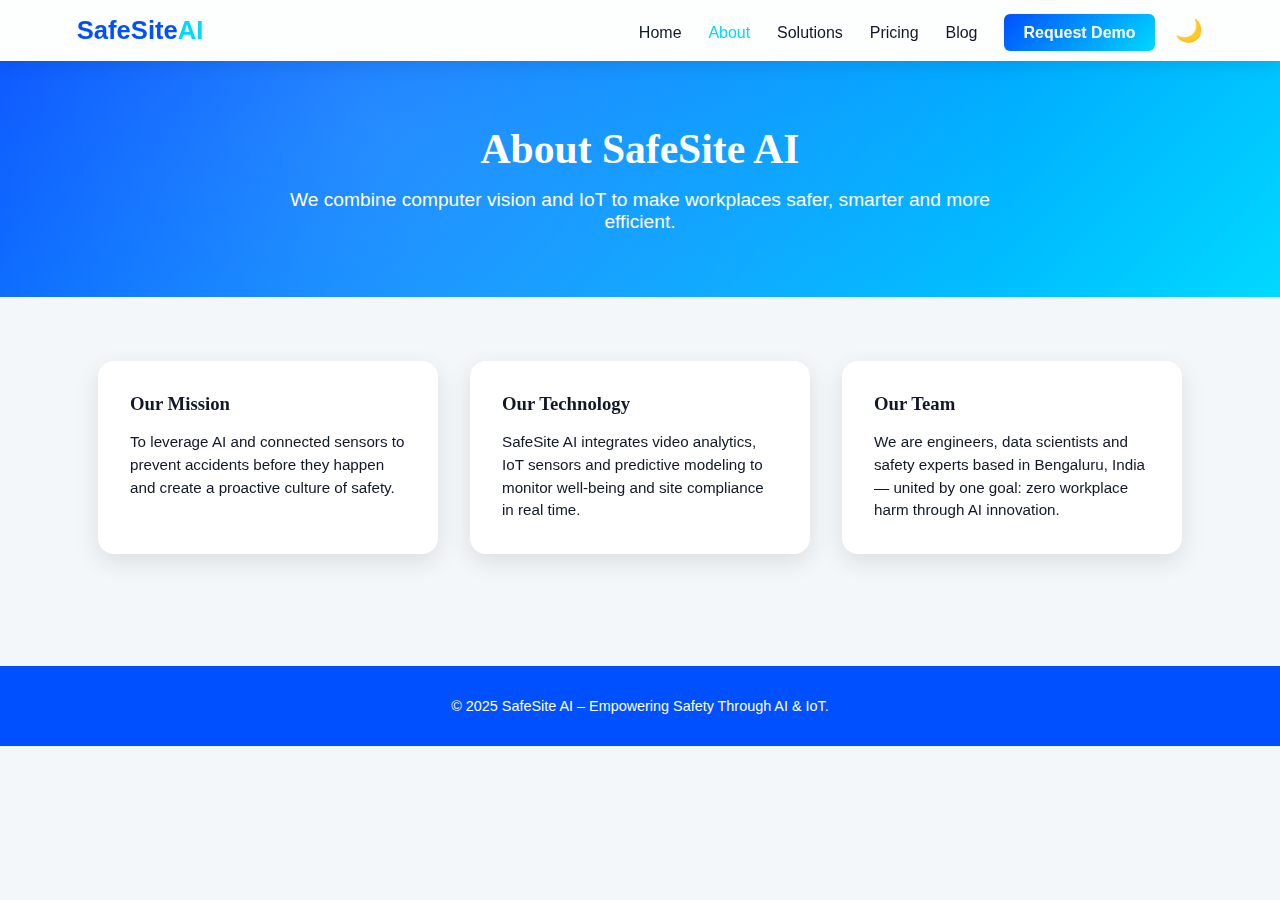
<file: sup/about.html>
<!DOCTYPE html>
<html lang="en">
<head>
  <meta charset="UTF-8">
  <meta name="viewport" content="width=device-width, initial-scale=1.0">
  <title>About | SafeSite AI</title>
  <link rel="stylesheet" href="style.css">
</head>
<body>
  <header class="navbar">
    <div class="logo">SafeSite<span>AI</span></div>
    <nav>
      <a href="index.html">Home</a>
      <a href="about.html" class="active">About</a>
      <a href="solutions.html">Solutions</a>
      <a href="pricing.html">Pricing</a>
      <a href="blog.html">Blog</a>
      <a href="demo.html" class="btn">Request Demo</a>
      <button id="theme-toggle" class="theme-btn">🌙</button>
    </nav>
  </header>

  <section class="hero small-hero">
    <h1>About SafeSite AI</h1>
    <p>We combine computer vision and IoT to make workplaces safer, smarter and more efficient.</p>
  </section>

  <section class="about-cards">
    <div class="about-card">
      <h3>Our Mission</h3>
      <p>To leverage AI and connected sensors to prevent accidents before they happen and create a proactive culture of safety.</p>
    </div>
    <div class="about-card">
      <h3>Our Technology</h3>
      <p>SafeSite AI integrates video analytics, IoT sensors and predictive modeling to monitor well-being and site compliance in real time.</p>
    </div>
    <div class="about-card">
      <h3>Our Team</h3>
      <p>We are engineers, data scientists and safety experts based in Bengaluru, India — united by one goal: zero workplace harm through AI innovation.</p>
    </div>
  </section>

  <footer>
    <p>© 2025 SafeSite AI – Empowering Safety Through AI & IoT.</p>
  </footer>
  <script src="main.js"></script>
</body>
</html>
</file>
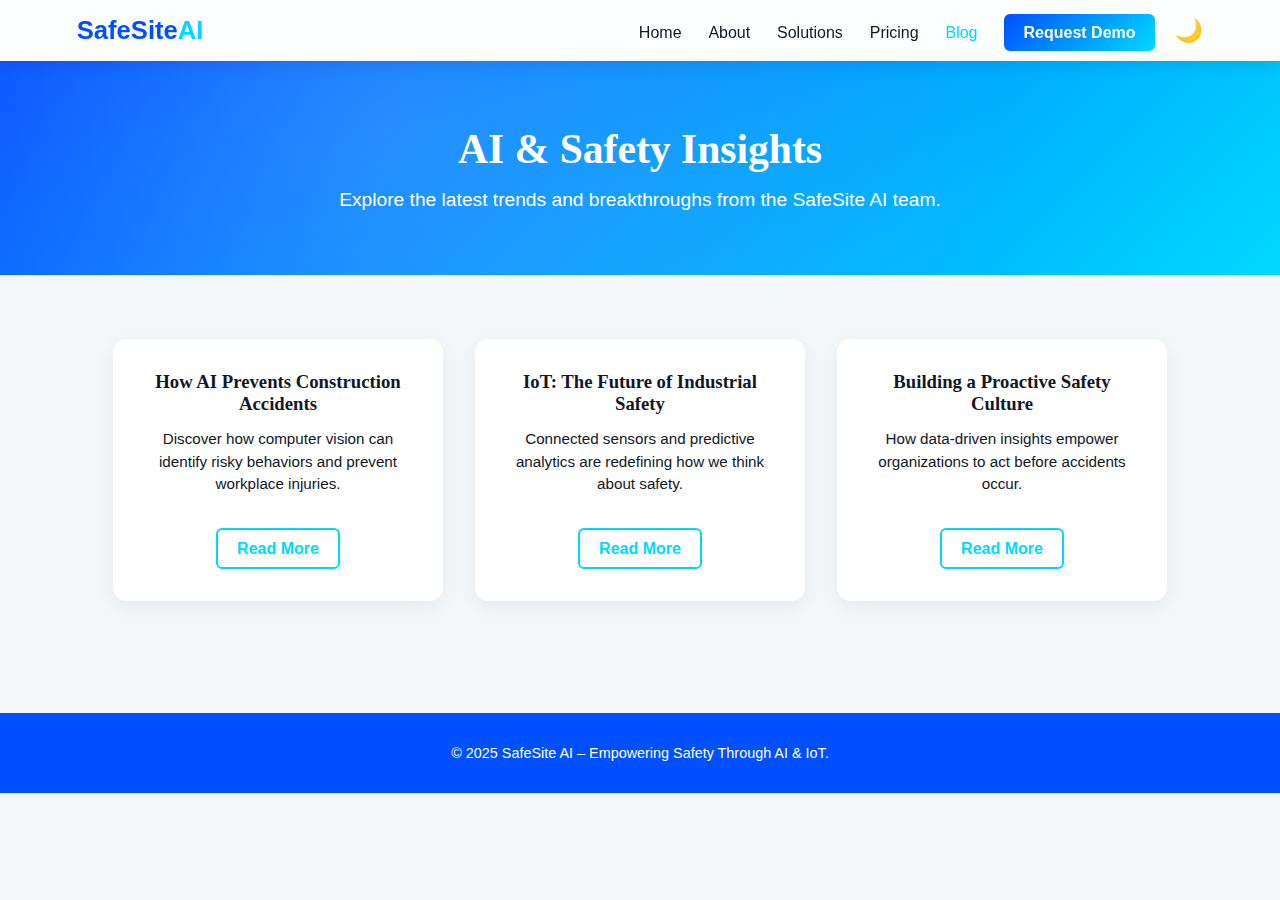
<file: sup/blog.html>
<!DOCTYPE html>
<html lang="en">
<head>
  <meta charset="UTF-8">
  <meta name="viewport" content="width=device-width, initial-scale=1.0">
  <title>Blog | SafeSite AI</title>
  <link rel="stylesheet" href="style.css">
</head>
<body>
  <header class="navbar">
    <div class="logo">SafeSite<span>AI</span></div>
    <nav>
      <a href="index.html">Home</a>
      <a href="about.html">About</a>
      <a href="solutions.html">Solutions</a>
      <a href="pricing.html">Pricing</a>
      <a href="blog.html" class="active">Blog</a>
      <a href="demo.html" class="btn">Request Demo</a>
      <button id="theme-toggle" class="theme-btn">🌙</button>
    </nav>
  </header>

  <section class="hero small-hero">
    <h1>AI & Safety Insights</h1>
    <p>Explore the latest trends and breakthroughs from the SafeSite AI team.</p>
  </section>

  <section class="features">
    <div class="feature-grid">
      <div class="feature-card">
        <h3>How AI Prevents Construction Accidents</h3>
        <p>Discover how computer vision can identify risky behaviors and prevent workplace injuries.</p>
        <a href="#" class="btn-outline">Read More</a>
      </div>
      <div class="feature-card">
        <h3>IoT: The Future of Industrial Safety</h3>
        <p>Connected sensors and predictive analytics are redefining how we think about safety.</p>
        <a href="#" class="btn-outline">Read More</a>
      </div>
      <div class="feature-card">
        <h3>Building a Proactive Safety Culture</h3>
        <p>How data-driven insights empower organizations to act before accidents occur.</p>
        <a href="#" class="btn-outline">Read More</a>
      </div>
    </div>
  </section>

  <footer>
    <p>© 2025 SafeSite AI – Empowering Safety Through AI & IoT.</p>
  </footer>

  <script src="main.js"></script>
</body>
</html>
</file>
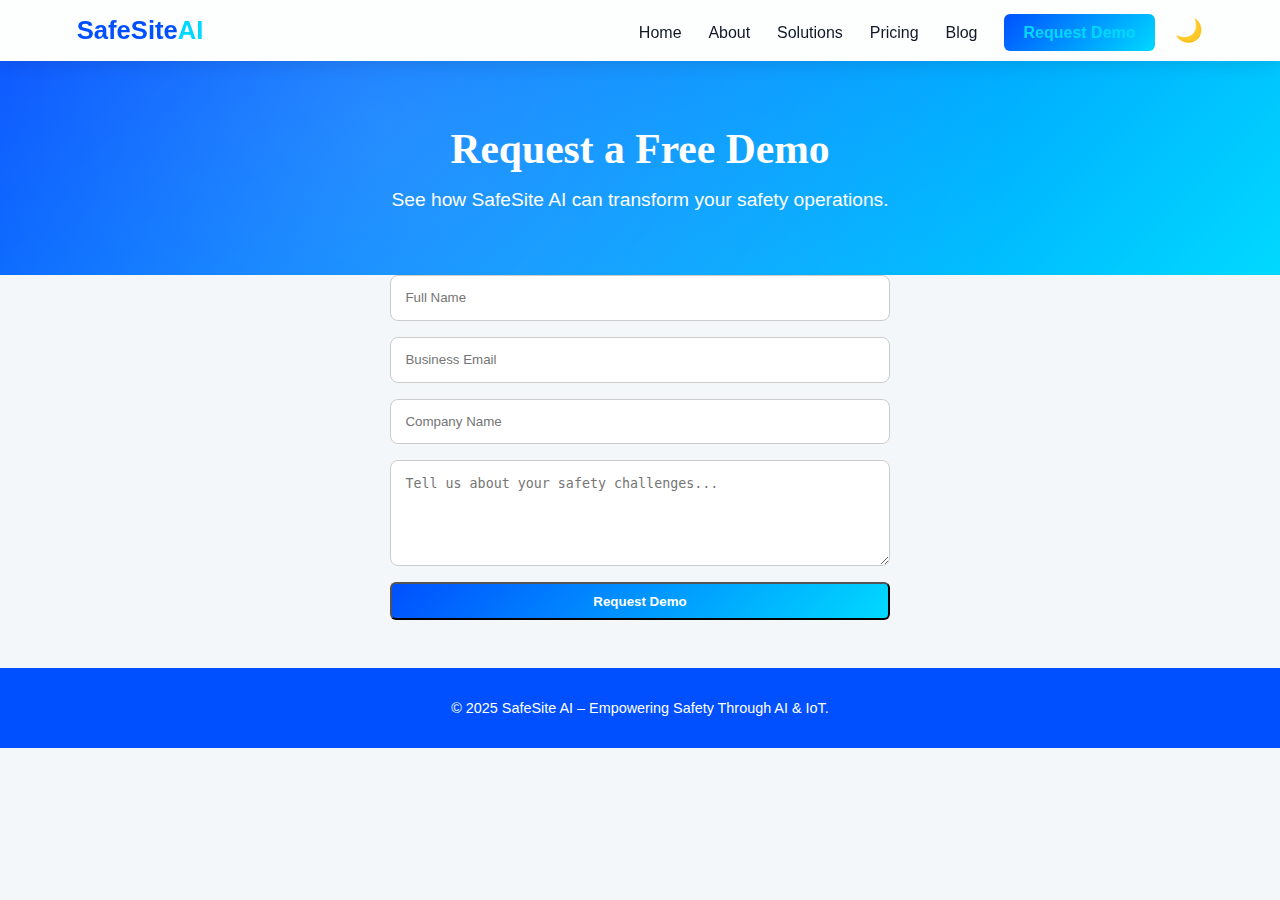
<file: sup/demo.html>
<!DOCTYPE html>
<html lang="en">
<head>
  <meta charset="UTF-8">
  <meta name="viewport" content="width=device-width, initial-scale=1.0">
  <title>Request Demo | SafeSite AI</title>
  <link rel="stylesheet" href="style.css">
</head>
<body>
  <header class="navbar">
    <div class="logo">SafeSite<span>AI</span></div>
    <nav>
      <a href="index.html">Home</a>
      <a href="about.html">About</a>
      <a href="solutions.html">Solutions</a>
      <a href="pricing.html">Pricing</a>
      <a href="blog.html">Blog</a>
      <a href="demo.html" class="active btn">Request Demo</a>
      <button id="theme-toggle" class="theme-btn">🌙</button>
    </nav>
  </header>

  <section class="hero small-hero">
    <h1>Request a Free Demo</h1>
    <p>See how SafeSite AI can transform your safety operations.</p>
  </section>

  <section class="contact">
    <form id="contactForm">
      <input type="text" placeholder="Full Name" required>
      <input type="email" placeholder="Business Email" required>
      <input type="text" placeholder="Company Name">
      <textarea placeholder="Tell us about your safety challenges..." rows="5"></textarea>
      <button type="submit" class="btn">Request Demo</button>
    </form>
  </section>

  <footer>
    <p>© 2025 SafeSite AI – Empowering Safety Through AI & IoT.</p>
  </footer>

  <script src="main.js"></script>
</body>
</html>
</file>
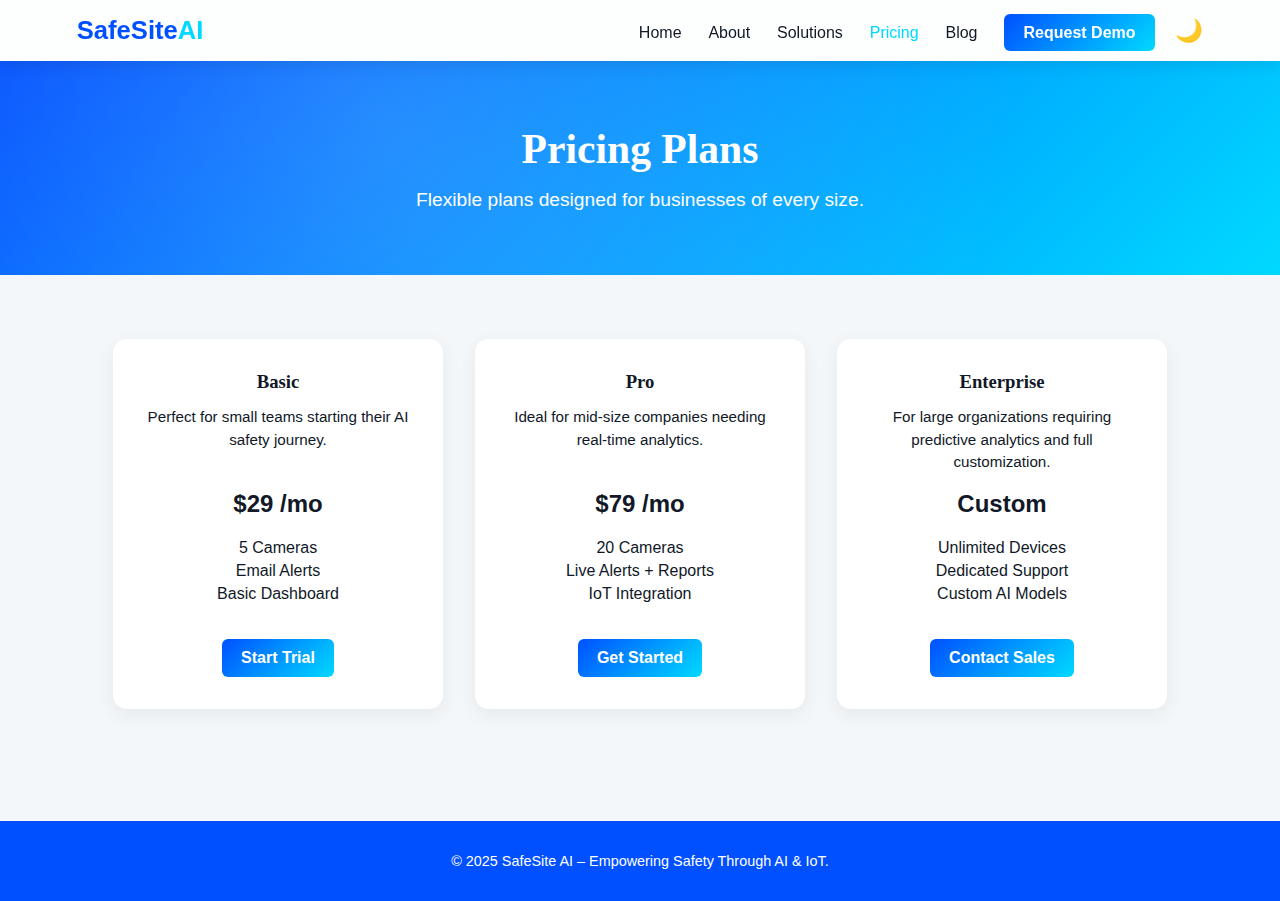
<file: sup/pricing.html>
<!DOCTYPE html>
<html lang="en">
<head>
  <meta charset="UTF-8">
  <meta name="viewport" content="width=device-width, initial-scale=1.0">
  <title>Pricing | SafeSite AI</title>
  <link rel="stylesheet" href="style.css">
</head>
<body>
  <header class="navbar">
    <div class="logo">SafeSite<span>AI</span></div>
    <nav>
      <a href="index.html">Home</a>
      <a href="about.html">About</a>
      <a href="solutions.html">Solutions</a>
      <a href="pricing.html" class="active">Pricing</a>
      <a href="blog.html">Blog</a>
      <a href="demo.html" class="btn">Request Demo</a>
      <button id="theme-toggle" class="theme-btn">🌙</button>
    </nav>
  </header>

  <section class="hero small-hero">
    <h1>Pricing Plans</h1>
    <p>Flexible plans designed for businesses of every size.</p>
  </section>

  <section class="features">
    <div class="feature-grid">
      <div class="feature-card">
        <h3>Basic</h3>
        <p>Perfect for small teams starting their AI safety journey.</p>
        <h2>$29 <span>/mo</span></h2>
        <ul>
          <li>5 Cameras</li><li>Email Alerts</li><li>Basic Dashboard</li>
        </ul>
        <a href="demo.html" class="btn">Start Trial</a>
      </div>

      <div class="feature-card">
        <h3>Pro</h3>
        <p>Ideal for mid-size companies needing real-time analytics.</p>
        <h2>$79 <span>/mo</span></h2>
        <ul>
          <li>20 Cameras</li><li>Live Alerts + Reports</li><li>IoT Integration</li>
        </ul>
        <a href="demo.html" class="btn">Get Started</a>
      </div>

      <div class="feature-card">
        <h3>Enterprise</h3>
        <p>For large organizations requiring predictive analytics and full customization.</p>
        <h2>Custom</h2>
        <ul>
          <li>Unlimited Devices</li><li>Dedicated Support</li><li>Custom AI Models</li>
        </ul>
        <a href="demo.html" class="btn">Contact Sales</a>
      </div>
    </div>
  </section>

  <footer>
    <p>© 2025 SafeSite AI – Empowering Safety Through AI & IoT.</p>
  </footer>
  <script src="main.js"></script>
</body>
</html>
</file>
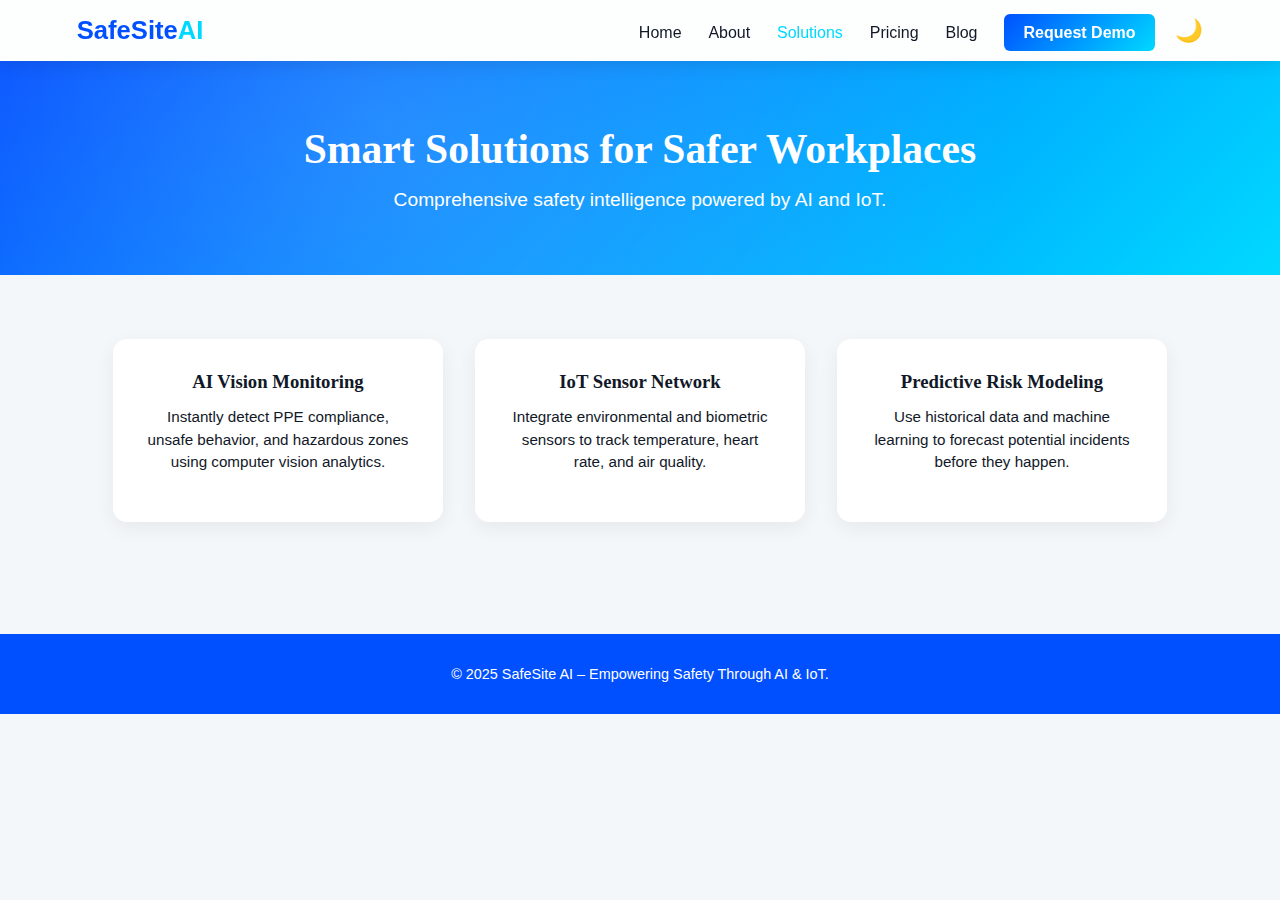
<file: sup/solutions.html>
<!DOCTYPE html>
<html lang="en">
<head>
  <meta charset="UTF-8">
  <meta name="viewport" content="width=device-width, initial-scale=1.0">
  <title>Solutions | SafeSite AI</title>
  <link rel="stylesheet" href="style.css">
</head>
<body>
  <header class="navbar">
    <div class="logo">SafeSite<span>AI</span></div>
    <nav>
      <a href="index.html">Home</a>
      <a href="about.html">About</a>
      <a href="solutions.html" class="active">Solutions</a>
      <a href="pricing.html">Pricing</a>
      <a href="blog.html">Blog</a>
      <a href="demo.html" class="btn">Request Demo</a>
      <button id="theme-toggle" class="theme-btn">🌙</button>
    </nav>
  </header>

  <section class="hero small-hero">
    <h1>Smart Solutions for Safer Workplaces</h1>
    <p>Comprehensive safety intelligence powered by AI and IoT.</p>
  </section>

  <section class="features">
    <div class="feature-grid">
      <div class="feature-card">
        <h3>AI Vision Monitoring</h3>
        <p>Instantly detect PPE compliance, unsafe behavior, and hazardous zones using computer vision analytics.</p>
      </div>
      <div class="feature-card">
        <h3>IoT Sensor Network</h3>
        <p>Integrate environmental and biometric sensors to track temperature, heart rate, and air quality.</p>
      </div>
      <div class="feature-card">
        <h3>Predictive Risk Modeling</h3>
        <p>Use historical data and machine learning to forecast potential incidents before they happen.</p>
      </div>
    </div>
  </section>

  <footer>
    <p>© 2025 SafeSite AI – Empowering Safety Through AI & IoT.</p>
  </footer>

  <script src="main.js"></script>
</body>
</html>
</file>
<file: sup/style.css>
:root {
  --blue: #0050ff;
  --cyan: #00d9ff;
  --light-bg: #f4f7fa;
  --dark-bg: #0b1121;
  --light-card: #ffffff;
  --dark-card: #1e293b;
  --text-dark: #111827;
  --text-light: #e2e8f0;
  --gradient: linear-gradient(135deg, var(--blue), var(--cyan));
  --shadow: 0 4px 16px rgba(0, 0, 0, 0.1);
  --transition: 0.35s ease;
}

/* ---------- Base ---------- */
* {margin:0;padding:0;box-sizing:border-box;}
body {
  font-family:'Inter',sans-serif;
  background:var(--light-bg);
  color:var(--text-dark);
  transition:background var(--transition), color var(--transition);
  overflow-x:hidden;
}
body.dark {background:var(--dark-bg);color:var(--text-light);}
a{text-decoration:none;color:inherit;}

/* ---------- Navbar ---------- */
.navbar{
  position:sticky;top:0;z-index:1000;
  display:flex;justify-content:space-between;align-items:center;
  padding:1rem 6%;
  background:rgba(255,255,255,0.8);
  backdrop-filter:blur(12px);
  box-shadow:var(--shadow);
  transition:background var(--transition);
}
body.dark .navbar{background:rgba(17,25,40,0.9);box-shadow:0 0 15px rgba(0,217,255,0.2);}
.logo{font-family:'Poppins',sans-serif;font-weight:700;font-size:1.6rem;color:var(--blue);}
.logo span{color:var(--cyan);}
nav a{margin-left:1.4rem;font-weight:500;transition:color var(--transition);}
nav a:hover,nav a.active{color:var(--cyan);}
.btn{background:var(--gradient);color:#fff;padding:0.6rem 1.2rem;border-radius:6px;font-weight:600;transition:transform .3s,box-shadow .3s;}
.btn:hover{transform:scale(1.05);box-shadow:0 0 15px rgba(0,217,255,0.5);}
.btn-outline{border:2px solid var(--cyan);color:var(--cyan);padding:0.6rem 1.2rem;border-radius:6px;font-weight:600;transition:background .3s;}
.btn-outline:hover{background:var(--cyan);color:white;}
.theme-btn{background:none;border:none;font-size:1.4rem;margin-left:1rem;cursor:pointer;transition:transform .3s;}
.theme-btn:hover{transform:rotate(25deg) scale(1.2);}

/* ---------- Hero ---------- */
.hero{
  background:var(--gradient);
  color:#fff;
  text-align:center;
  padding:6rem 6%;
  position:relative;
  overflow:hidden;
}
.hero::after{
  content:"";position:absolute;inset:0;
  background:radial-gradient(circle at 30% 30%,rgba(255,255,255,0.15),transparent 70%);
}
.small-hero{padding:4rem 6%;}
.hero h1{font-family:'Poppins';font-size:2.6rem;margin-bottom:1rem;}
.hero p{font-size:1.2rem;max-width:700px;margin:auto;}
.cta{display:flex;justify-content:center;gap:1rem;margin-top:1.5rem;}

/* ---------- Grid Cards (Features / Pricing / Blog) ---------- */
.feature-grid{
  display:flex;
  flex-wrap:wrap;
  justify-content:center;
  gap:2rem;
  padding:4rem 5%;
}
.feature-card{
  flex:1 1 300px;
  max-width:330px;
  background:var(--light-card);
  border-radius:14px;
  padding:2rem;
  text-align:center;
  box-shadow:0 6px 20px rgba(0,0,0,0.06);
  transition:transform 0.4s ease,box-shadow 0.4s ease;
  display:flex;
  flex-direction:column;
  justify-content:space-between;
}
.feature-card:hover{transform:translateY(-8px);box-shadow:0 0 25px rgba(0,217,255,0.3);}
body.dark .feature-card{background:var(--dark-card);box-shadow:0 0 15px rgba(0,217,255,0.1);}
.feature-card h3{font-family:'Poppins';margin-bottom:0.8rem;}
.feature-card p{flex-grow:1;font-size:0.95rem;line-height:1.5;margin-bottom:1rem;}
.feature-card ul{list-style:none;padding:0;margin:1rem 0;}
.feature-card li{margin:0.3rem 0;}
.feature-card .btn, .feature-card .btn-outline {align-self:center;margin-top:1rem;}

/* ---------- Highlight Dashboard ---------- */
.dashboard{
  background:linear-gradient(135deg,#001b47,#0038a8);
  color:#fff;
  padding:5rem 6%;
  text-align:center;
  position:relative;
  overflow:hidden;
}
.dashboard::after{
  content:"";
  position:absolute;inset:0;
  background:radial-gradient(circle at 30% 30%,rgba(0,217,255,0.25),transparent 70%);
}
.dashboard h2{
  font-family:'Poppins';font-size:2rem;margin-bottom:2rem;position:relative;z-index:2;
}
.dashboard-preview{
  display:flex;
  justify-content:center;
  flex-wrap:wrap;
  gap:2rem;
  position:relative;
  z-index:2;
}
.metric{
  background:rgba(255,255,255,0.15);
  border-radius:12px;
  padding:1.8rem 2.4rem;
  font-size:1.2rem;
  backdrop-filter:blur(8px);
  box-shadow:0 0 20px rgba(0,217,255,0.25);
  transition:transform 0.4s, box-shadow 0.4s;
}
.metric:hover{
  transform:translateY(-6px);
  box-shadow:0 0 30px rgba(0,217,255,0.5);
}
.metric.alert{color:#ff6161;}
body.dark .dashboard{background:linear-gradient(135deg,#001f5c,#003cff);}

/* ---------- About 3D Cards ---------- */
.about-cards{
  display:flex;
  flex-wrap:wrap;
  justify-content:center;
  gap:2rem;
  padding:4rem 5%;
  perspective:1000px;
}
.about-card{
  flex:1 1 300px;
  max-width:340px;
  background:var(--light-card);
  border-radius:16px;
  padding:2rem;
  box-shadow:0 8px 25px rgba(0,0,0,0.1);
  transform-style:preserve-3d;
  transform:rotateY(0deg);
  transition:transform 0.6s ease,box-shadow 0.4s;
}
.about-card:hover{
  transform:rotateY(10deg) translateY(-6px);
  box-shadow:0 0 30px rgba(0,217,255,0.4);
}
body.dark .about-card{background:var(--dark-card);box-shadow:0 0 25px rgba(0,217,255,0.15);}
.about-card h3{font-family:'Poppins';margin-bottom:1rem;}
.about-card p{font-size:0.95rem;line-height:1.5;}

/* ---------- Forms ---------- */
form{display:flex;flex-direction:column;gap:1rem;max-width:500px;margin:auto;}
input,textarea{
  padding:0.9rem;border-radius:8px;border:1px solid #ccc;
  background:#fff;color:var(--text-dark);
  transition:background var(--transition),border var(--transition);
}
body.dark input,body.dark textarea{background:#111827;border:1px solid #334155;color:#f1f5f9;}

/* ---------- Footer ---------- */
footer{
  background:var(--blue);
  color:#fff;
  text-align:center;
  padding:2rem 1rem;
  margin-top:3rem;
  font-size:0.9rem;
}
footer a{color:var(--cyan);}

/* ---------- Animations ---------- */
@keyframes fadeUp{from{opacity:0;transform:translateY(30px);}to{opacity:1;transform:translateY(0);}}
section{animation:fadeUp 0.8s ease both;}

/* ---------- Responsive ---------- */
@media(max-width:768px){
  nav a{margin-left:1rem;font-size:0.9rem;}
  .hero h1{font-size:2rem;}
  .feature-grid{flex-direction:column;align-items:center;}
  .dashboard-preview{flex-direction:column;align-items:center;}
}
</file>
